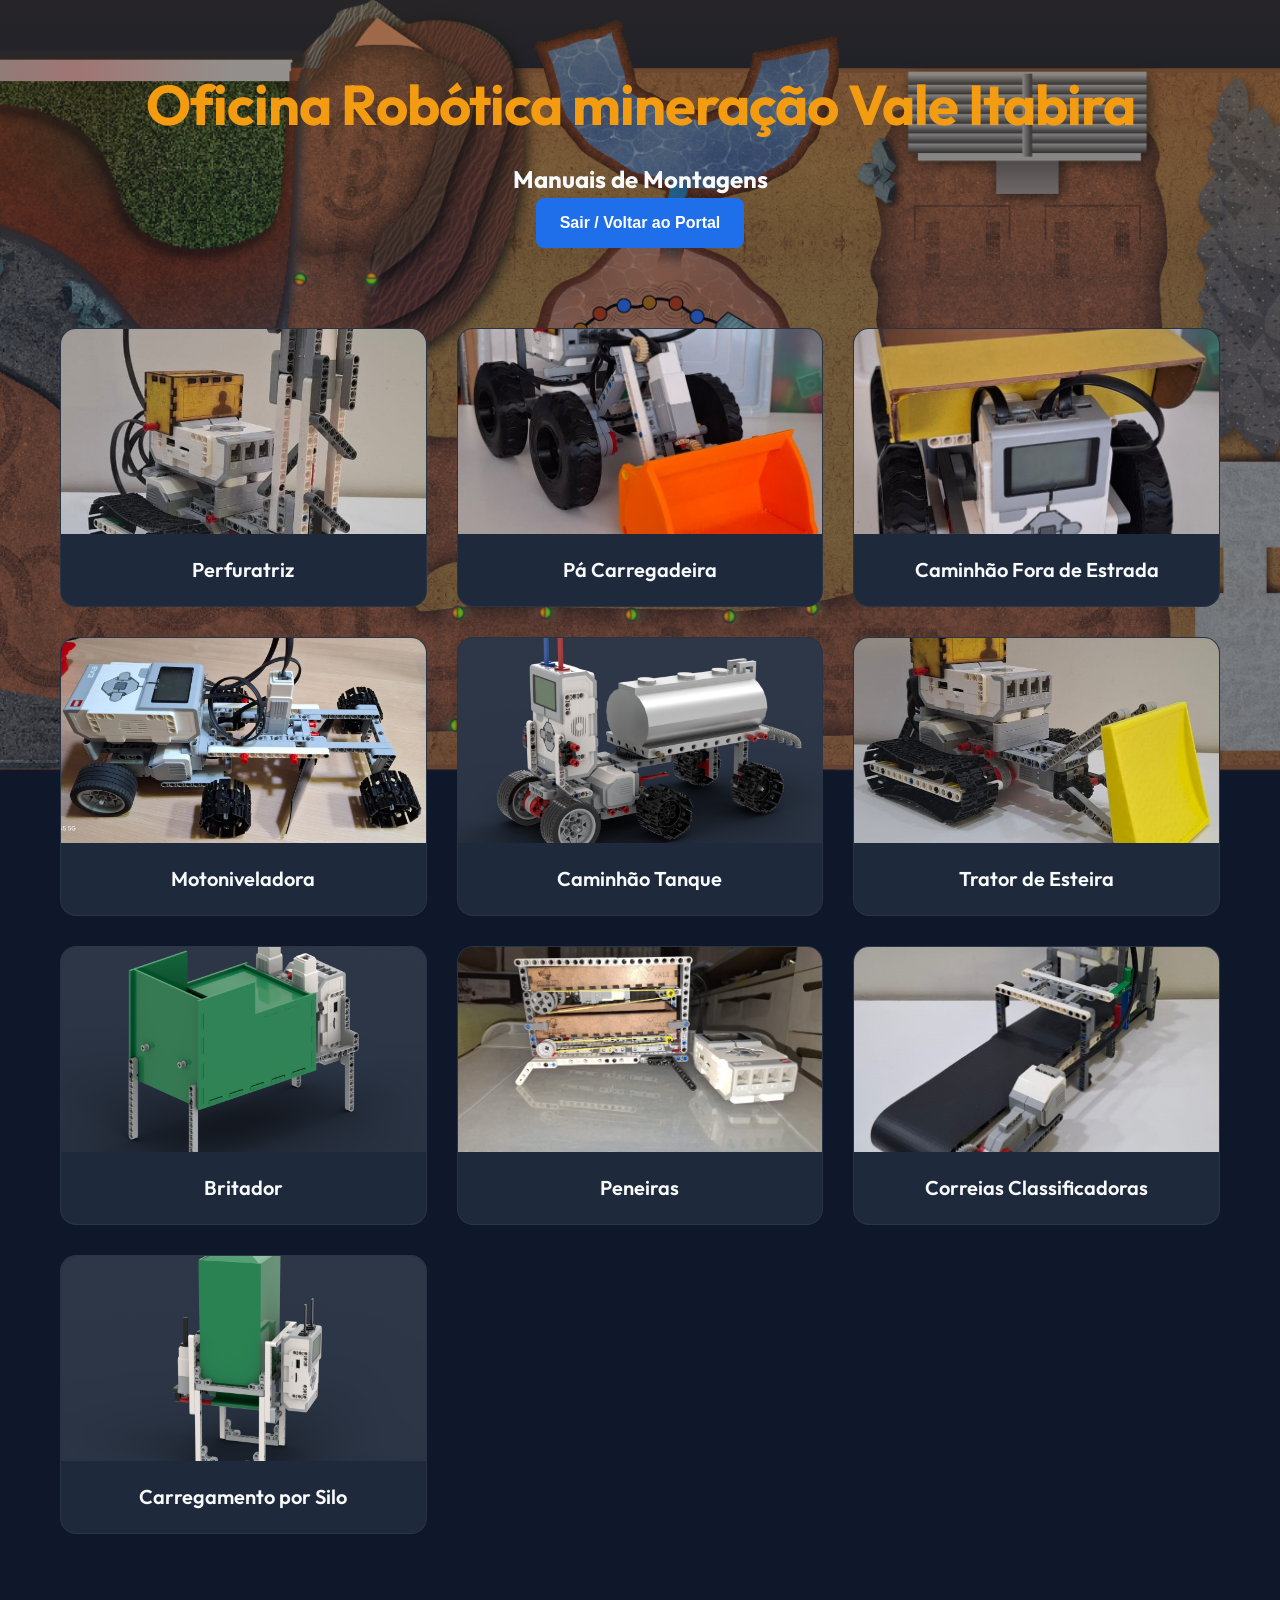
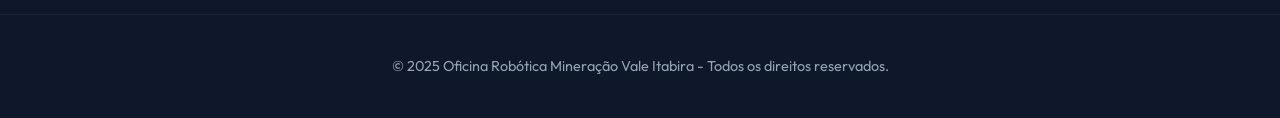
<file: index.html>
<!DOCTYPE html>
<html lang="pt-br">
<head>
    <meta charset="UTF-8">
    <meta name="viewport" content="width=device-width, initial-scale=1.0">
    <title>Oficina Robótica Mineração Vale Itabira - Manual de Montagens</title>
    <link rel="stylesheet" href="styles.css">
    <link rel="manifest" href="manifest.json">
    <meta name="theme-color" content="#f39c12">
    <link rel="preconnect" href="https://fonts.googleapis.com">
    <link rel="preconnect" href="https://fonts.gstatic.com" crossorigin>
<script>navigator.serviceWorker.register("sw.js")</script> 
    <link href="https://fonts.googleapis.com/css2?family=Outfit:wght@300;400;600;700&display=swap" rel="stylesheet">
</head>
<body>
    <header>
        <div class="container">
            <h1>Oficina Robótica mineração Vale Itabira</h1>
            <h2>Manuais de Montagens</h2>
        </div>
        <div>
            <a href="https://yxzrobotica.com.br/portal.html" class="botao-voltar">
                Sair / Voltar ao Portal
            </a>
        </div>
    </header>

    <main class="container">
        <section id="manuals-grid" class="manuals-grid">
            <!-- Os cards serão inseridos aqui via JavaScript -->
            <div class="loading">Carregando montagens...</div>
        </section>
    </main>

    <footer>
        <div class="container">
            <p>&copy; 2025 Oficina Robótica Mineração Vale Itabira - Todos os direitos reservados.</p>
        </div>
    </footer>

    <script src="app.js"></script>
    <script>
        if ('serviceWorker' in navigator) {
            window.addEventListener('load', () => {
                navigator.serviceWorker.register('./sw.js')
                    .then(reg => console.log('Service Worker registrado!', reg))
                    .catch(err => console.log('Erro ao registrar Service Worker', err));
            });
        }
    </script>
</body>
</html>
</file>
<file: styles.css>
:root {
    --primary-color: #f39c12;
    --primary-hover: #e67e22;
    --bg-color: #0f172a;
    --card-bg: #1e293b;
    --text-main: #f8fafc;
    --text-muted: #94a3b8;
    --container-width: 1200px;
    --border-radius: 16px;
    --transition: all 0.3s cubic-bezier(0.4, 0, 0.2, 1);
}

* {
    margin: 0;
    padding: 0;
    box-sizing: border-box;
}

body {
    font-family: 'Outfit', sans-serif;
    background-color: var(--bg-color);
    background-image: 
        linear-gradient(rgba(15, 23, 42, 0.42), rgba(15, 23, 42, 0.42)),
        url("assets/images/fundo.png");
    background-size: cover;
    background-position: center;
    background-repeat: no-repeat;
    background-attachment: fixed;
    color: var(--text-main);
    line-height: 1.6;
    overflow-x: hidden;
}

.container {
    max-width: var(--container-width);
    margin: 0 auto;
    padding: 0 20px;
}

header {
    padding: 60px 0 40px;
    text-align: center;
    background: linear-gradient(180deg, rgba(243, 156, 18, 0.1) 0%, rgba(15, 23, 42, 0) 100%);
}

h1 {
    font-size: 3.5rem;
    font-weight: 700;
    color: var(--primary-color);
    margin-bottom: 10px;
    letter-spacing: -1px;
}

.subtitle {
    font-size: 1.5rem;
    color: var(--text-muted);
    font-weight: 300;
}

.manuals-grid {
    display: grid;
    grid-template-columns: repeat(auto-fill, minmax(280px, 1fr));
    gap: 30px;
    padding: 40px 0 80px;
}

.manual-card {
    background-color: var(--card-bg);
    border-radius: var(--border-radius);
    overflow: hidden;
    text-decoration: none;
    color: inherit;
    transition: var(--transition);
    border: 1px solid rgba(255, 255, 255, 0.05);
    display: flex;
    flex-direction: column;
    height: 100%;
}

.manual-card:hover {
    transform: translateY(-10px);
    border-color: var(--primary-color);
    box-shadow: 0 20px 25px -5px rgba(0, 0, 0, 0.3), 0 10px 10px -5px rgba(0, 0, 0, 0.04);
}

.image-container {
    width: 100%;
    aspect-ratio: 16/9;
    background-color: #2d3748;
    position: relative;
    overflow: hidden;
}

.image-container img {
    width: 100%;
    height: 100%;
    object-fit: cover;
    transition: var(--transition);
}

.manual-card:hover .image-container img {
    transform: scale(1.1);
}

.card-content {
    padding: 20px;
    flex-grow: 1;
    display: flex;
    flex-direction: column;
    justify-content: center;
    align-items: center;
    text-align: center;
}

.card-content h3 {
    font-size: 1.25rem;
    font-weight: 600;
    color: var(--text-main);
}

.loading {
    grid-column: 1 / -1;
    text-align: center;
    padding: 100px;
    color: var(--text-muted);
    font-size: 1.2rem;
}

footer {
    padding: 40px 0;
    text-align: center;
    border-top: 1px solid rgba(255, 255, 255, 0.05);
    color: var(--text-muted);
    font-size: 0.9rem;
}

@media (max-width: 768px) {
    h1 {
        font-size: 2.5rem;
    }
    .subtitle {
        font-size: 1.2rem;
    }
    .manuals-grid {
        grid-template-columns: 1fr;
    }
}

.botao-voltar {
    display: inline-block;
    padding: 12px 24px;
    background-color: #1f6feb;
    color: #ffffff;
    text-decoration: none;
    border-radius: 8px;
    font-weight: bold;
    font-family: Arial, sans-serif;
    transition: 0.3s;
  }

  .botao-voltar:hover {
    background-color: #1557b0;
  }
</file>
